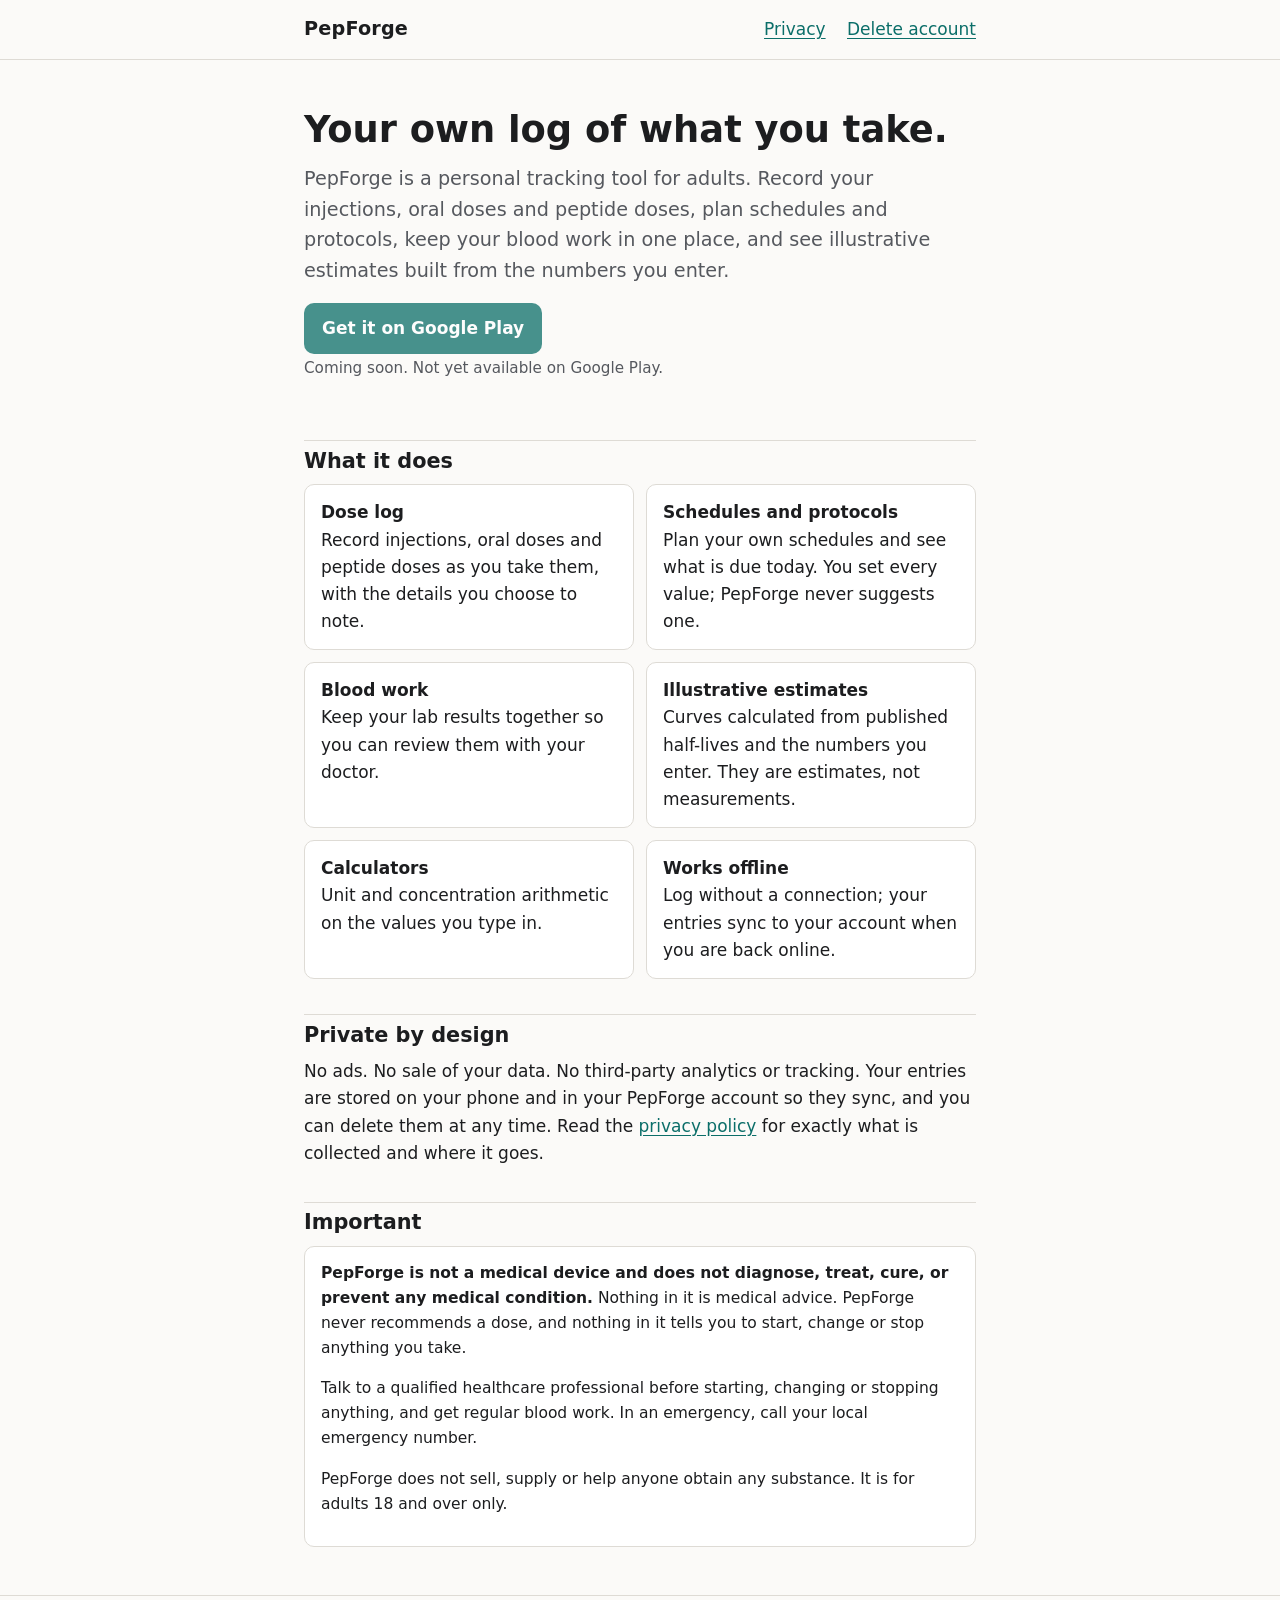
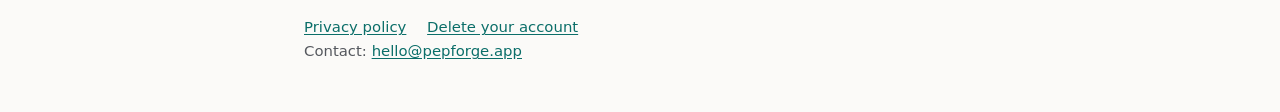
<file: index.html>
<!doctype html>
<html lang="en">
<head>
  <meta charset="utf-8">
  <meta name="viewport" content="width=device-width, initial-scale=1">
  <title>PepForge</title>
  <meta name="description" content="PepForge is a private, adults-only personal log for the doses you take, your schedules, your blood work and illustrative level estimates. Not medical advice.">
  <meta name="color-scheme" content="light dark">
  <link rel="stylesheet" href="style.css">
</head>
<body>
  <a class="skip" href="#main">Skip to content</a>
  <header class="site">
    <div class="wrap">
      <a class="brand" href="./">PepForge</a>
      <nav class="site" aria-label="Site">
        <a href="privacy.html">Privacy</a>
        <a href="delete-account.html">Delete account</a>
      </nav>
    </div>
  </header>

  <main id="main">
    <div class="wrap">
      <section class="hero">
        <h1>Your own log of what you take.</h1>
        <p class="lede">PepForge is a personal tracking tool for adults. Record your injections, oral doses and peptide doses, plan schedules and protocols, keep your blood work in one place, and see illustrative estimates built from the numbers you enter.</p>
        <p>
          <a class="button" role="link" aria-disabled="true">Get it on Google Play</a>
          <br><span class="meta">Coming soon. Not yet available on Google Play.</span>
        </p>
      </section>

      <h2>What it does</h2>
      <ul class="features">
        <li><strong>Dose log</strong>Record injections, oral doses and peptide doses as you take them, with the details you choose to note.</li>
        <li><strong>Schedules and protocols</strong>Plan your own schedules and see what is due today. You set every value; PepForge never suggests one.</li>
        <li><strong>Blood work</strong>Keep your lab results together so you can review them with your doctor.</li>
        <li><strong>Illustrative estimates</strong>Curves calculated from published half-lives and the numbers you enter. They are estimates, not measurements.</li>
        <li><strong>Calculators</strong>Unit and concentration arithmetic on the values you type in.</li>
        <li><strong>Works offline</strong>Log without a connection; your entries sync to your account when you are back online.</li>
      </ul>

      <h2>Private by design</h2>
      <p>No ads. No sale of your data. No third-party analytics or tracking. Your entries are stored on your phone and in your PepForge account so they sync, and you can delete them at any time. Read the <a href="privacy.html">privacy policy</a> for exactly what is collected and where it goes.</p>

      <h2>Important</h2>
      <div class="disclaimer">
        <p><strong>PepForge is not a medical device and does not diagnose, treat, cure, or prevent any medical condition.</strong> Nothing in it is medical advice. PepForge never recommends a dose, and nothing in it tells you to start, change or stop anything you take.</p>
        <p>Talk to a qualified healthcare professional before starting, changing or stopping anything, and get regular blood work. In an emergency, call your local emergency number.</p>
        <p>PepForge does not sell, supply or help anyone obtain any substance. It is for adults 18 and over only.</p>
      </div>
    </div>
  </main>

  <footer class="site">
    <div class="wrap">
      <a href="privacy.html">Privacy policy</a>
      <a href="delete-account.html">Delete your account</a>
      <p>Contact: <a href="mailto:hello@pepforge.app">hello@pepforge.app</a></p>
    </div>
  </footer>
</body>
</html>
</file>
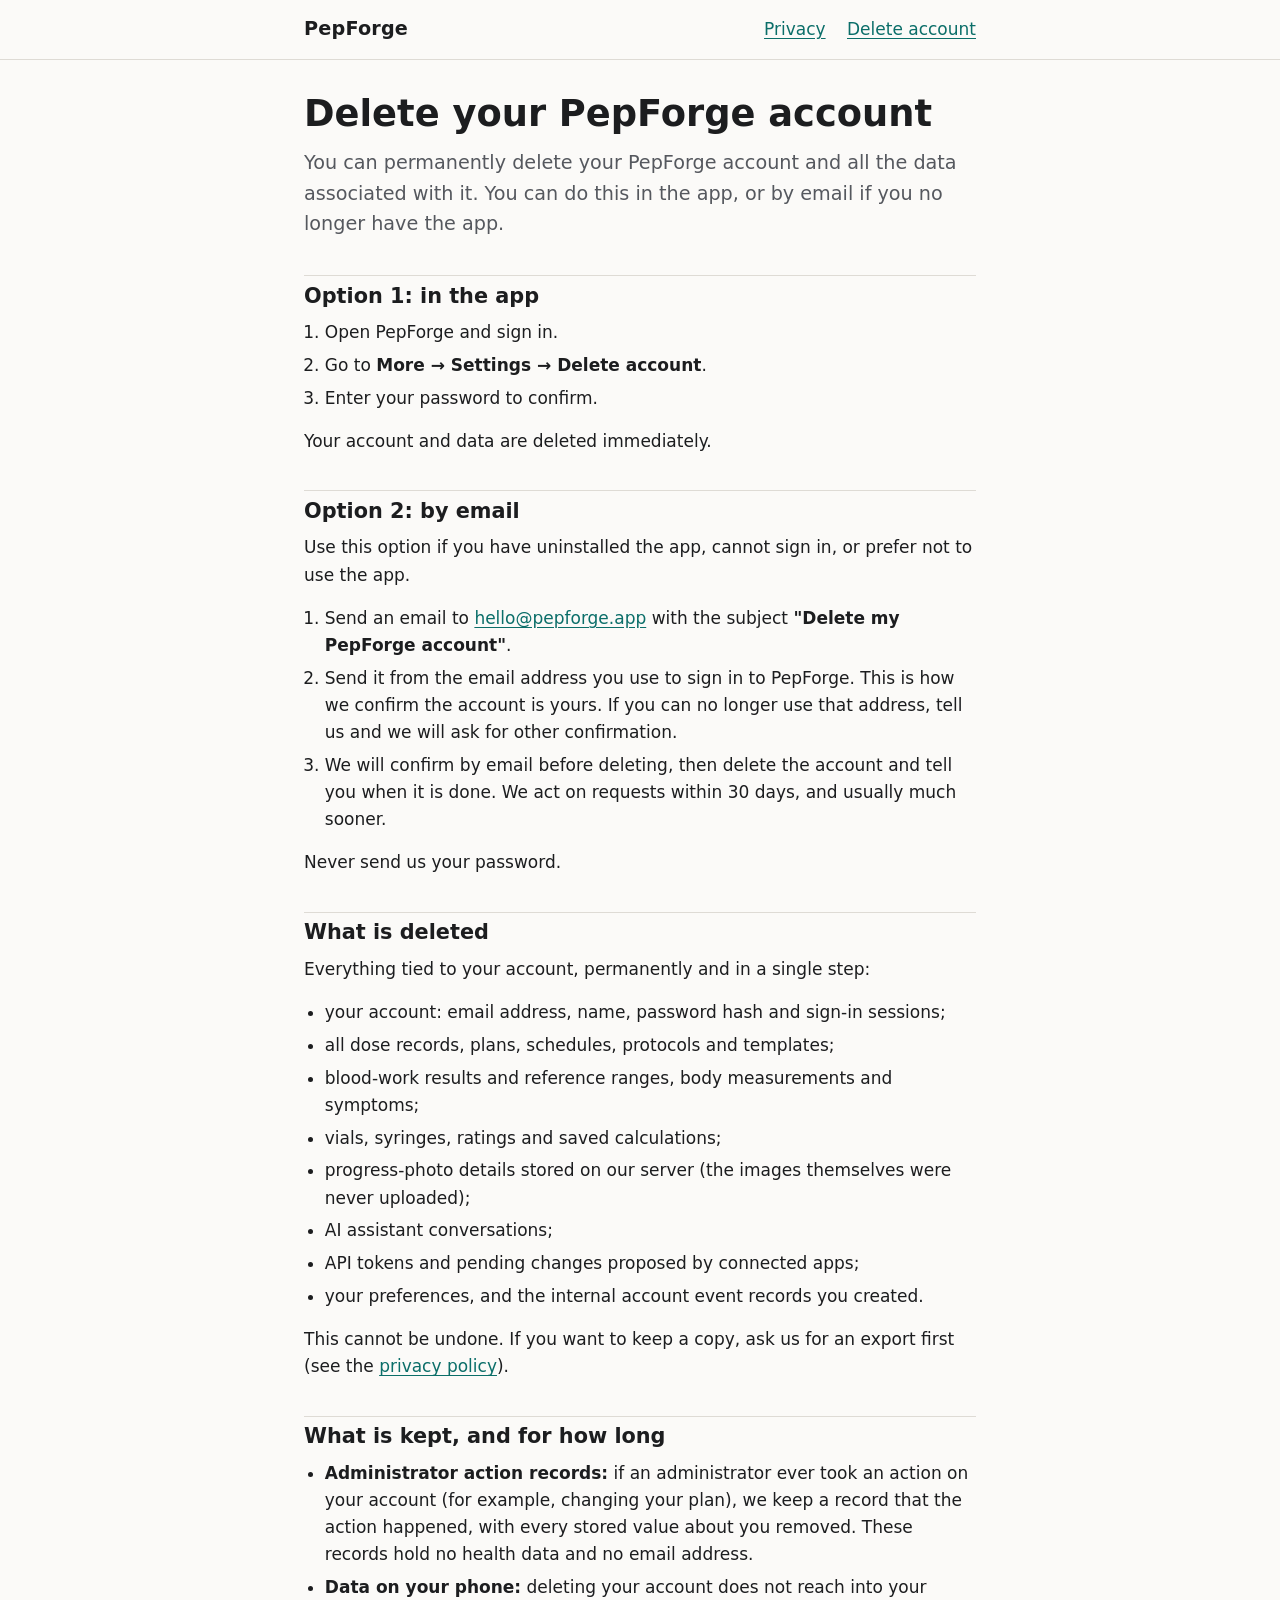
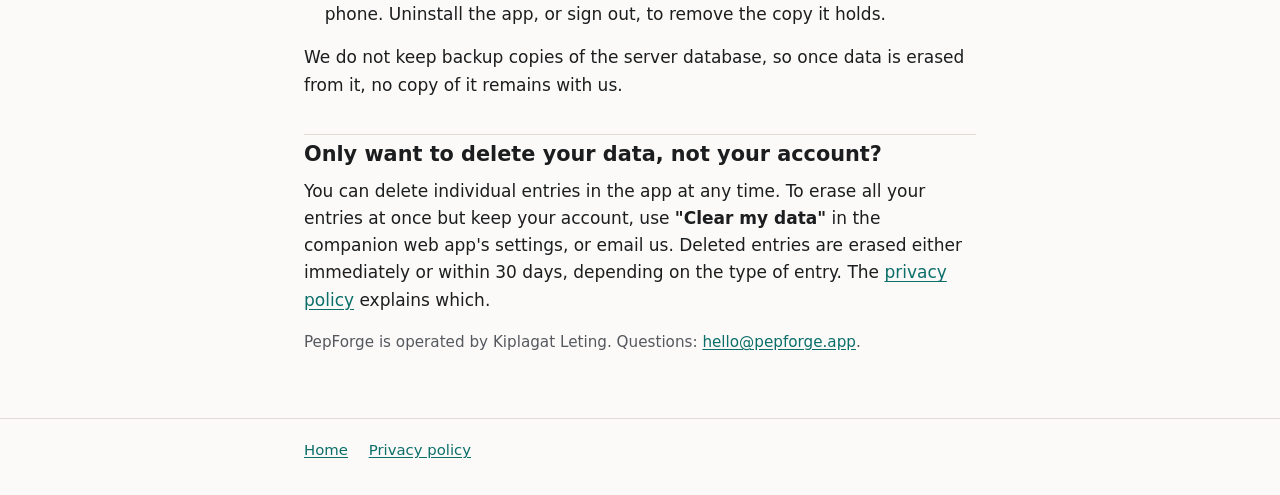
<file: delete-account.html>
<!doctype html>
<html lang="en">
<head>
  <meta charset="utf-8">
  <meta name="viewport" content="width=device-width, initial-scale=1">
  <title>Delete PepForge Account</title>
  <meta name="description" content="How to delete your PepForge account and data, in the app or by email, and what is deleted.">
  <meta name="color-scheme" content="light dark">
  <link rel="stylesheet" href="style.css">
</head>
<body>
  <a class="skip" href="#main">Skip to content</a>
  <header class="site">
    <div class="wrap">
      <a class="brand" href="./">PepForge</a>
      <nav class="site" aria-label="Site">
        <a href="privacy.html">Privacy</a>
        <a href="delete-account.html" aria-current="page">Delete account</a>
      </nav>
    </div>
  </header>

  <main id="main">
    <div class="wrap">
      <h1>Delete your PepForge account</h1>
      <p class="lede">You can permanently delete your PepForge account and all the data associated with it. You can do this in the app, or by email if you no longer have the app.</p>

      <h2>Option 1: in the app</h2>
      <ol>
        <li>Open PepForge and sign in.</li>
        <li>Go to <strong>More &rarr; Settings &rarr; Delete account</strong>.</li>
        <li>Enter your password to confirm.</li>
      </ol>
      <p>Your account and data are deleted immediately.</p>

      <h2>Option 2: by email</h2>
      <p>Use this option if you have uninstalled the app, cannot sign in, or prefer not to use the app.</p>
      <ol>
        <li>Send an email to <a href="mailto:hello@pepforge.app?subject=Delete%20my%20PepForge%20account">hello@pepforge.app</a> with the subject <strong>"Delete my PepForge account"</strong>.</li>
        <li>Send it from the email address you use to sign in to PepForge. This is how we confirm the account is yours. If you can no longer use that address, tell us and we will ask for other confirmation.</li>
        <li>We will confirm by email before deleting, then delete the account and tell you when it is done. We act on requests within 30 days, and usually much sooner.</li>
      </ol>
      <p>Never send us your password.</p>

      <h2>What is deleted</h2>
      <p>Everything tied to your account, permanently and in a single step:</p>
      <ul>
        <li>your account: email address, name, password hash and sign-in sessions;</li>
        <li>all dose records, plans, schedules, protocols and templates;</li>
        <li>blood-work results and reference ranges, body measurements and symptoms;</li>
        <li>vials, syringes, ratings and saved calculations;</li>
        <li>progress-photo details stored on our server (the images themselves were never uploaded);</li>
        <li>AI assistant conversations;</li>
        <li>API tokens and pending changes proposed by connected apps;</li>
        <li>your preferences, and the internal account event records you created.</li>
      </ul>
      <p>This cannot be undone. If you want to keep a copy, ask us for an export first (see the <a href="privacy.html#rights">privacy policy</a>).</p>

      <h2>What is kept, and for how long</h2>
      <ul>
        <li><strong>Administrator action records:</strong> if an administrator ever took an action on your account (for example, changing your plan), we keep a record that the action happened, with every stored value about you removed. These records hold no health data and no email address.</li>
        <li><strong>Data on your phone:</strong> deleting your account does not reach into your phone. Uninstall the app, or sign out, to remove the copy it holds.</li>
      </ul>
      <p>We do not keep backup copies of the server database, so once data is erased from it, no copy of it remains with us.</p>

      <h2>Only want to delete your data, not your account?</h2>
      <p>You can delete individual entries in the app at any time. To erase all your entries at once but keep your account, use <strong>"Clear my data"</strong> in the companion web app's settings, or email us. Deleted entries are erased either immediately or within 30 days, depending on the type of entry. The <a href="privacy.html#retention">privacy policy</a> explains which.</p>

      <p class="meta">PepForge is operated by Kiplagat Leting. Questions: <a href="mailto:hello@pepforge.app">hello@pepforge.app</a>.</p>
    </div>
  </main>

  <footer class="site">
    <div class="wrap">
      <a href="./">Home</a>
      <a href="privacy.html">Privacy policy</a>
    </div>
  </footer>
</body>
</html>
</file>
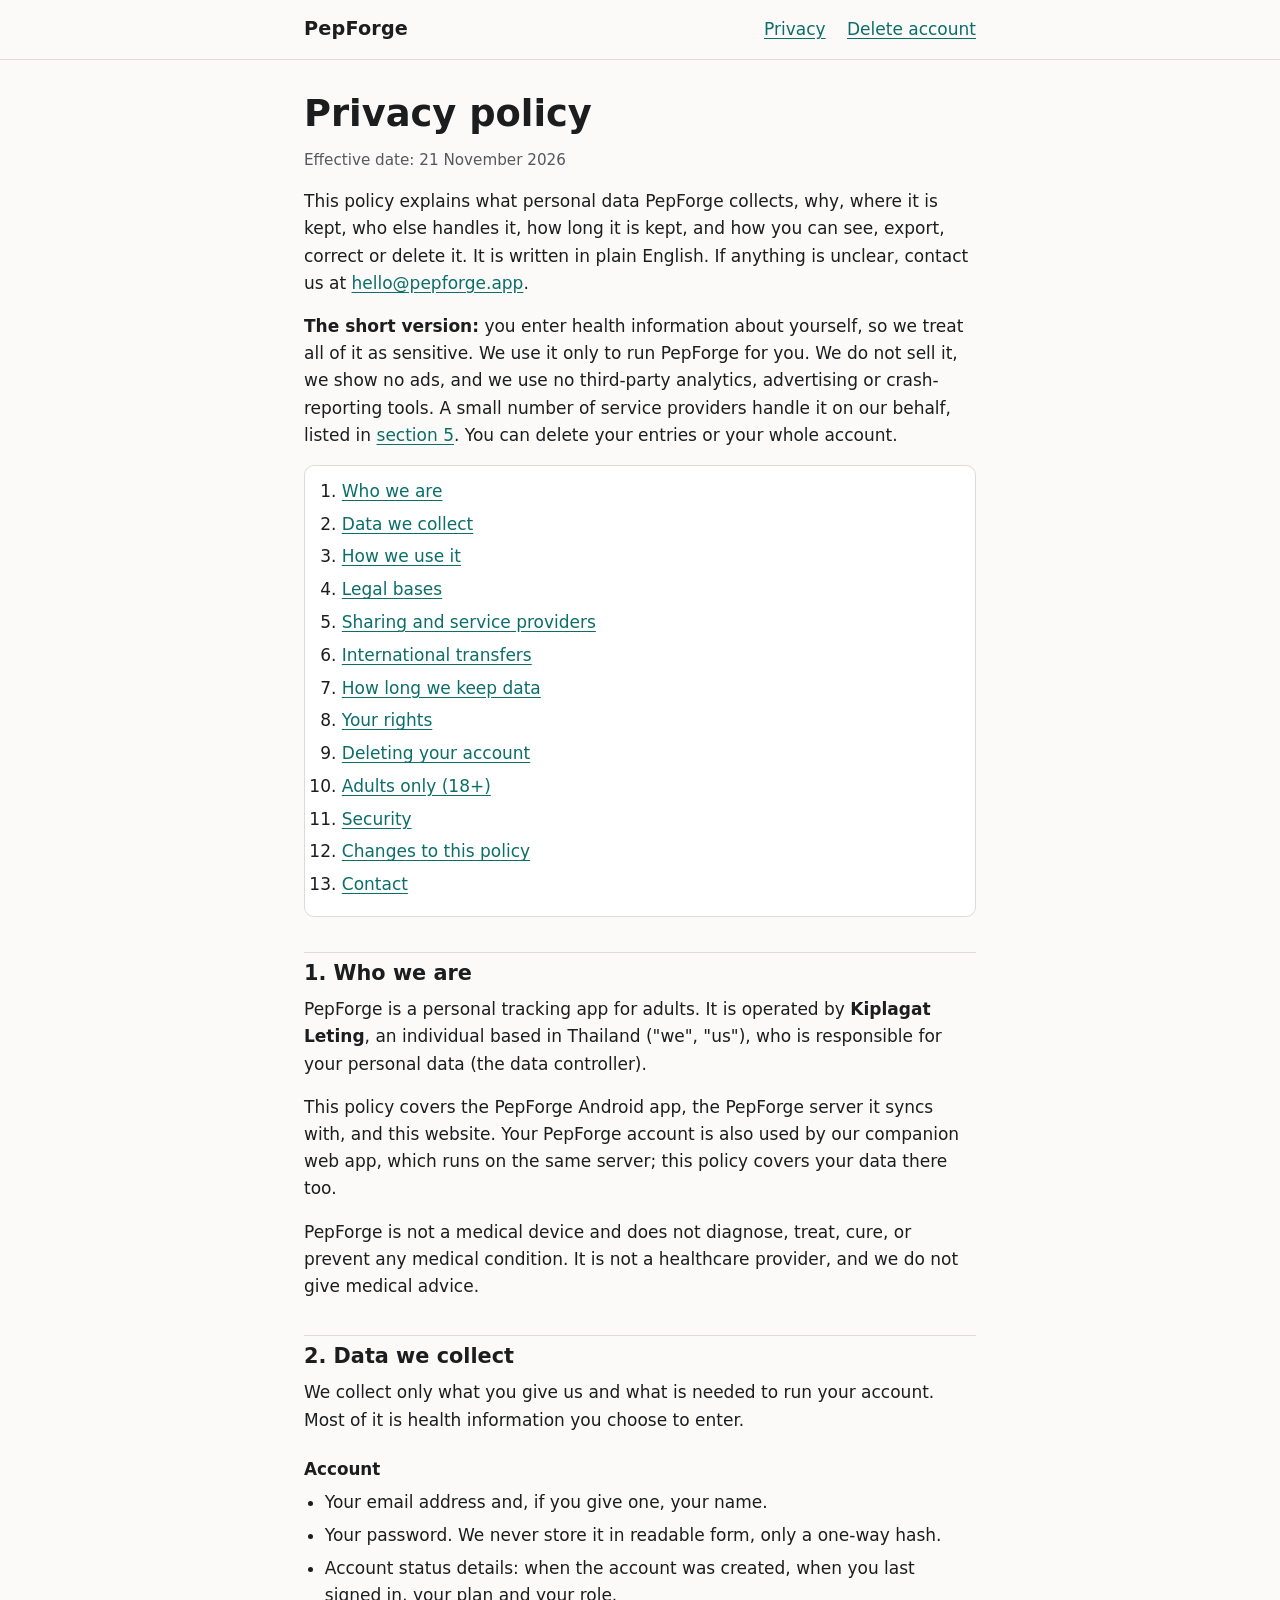
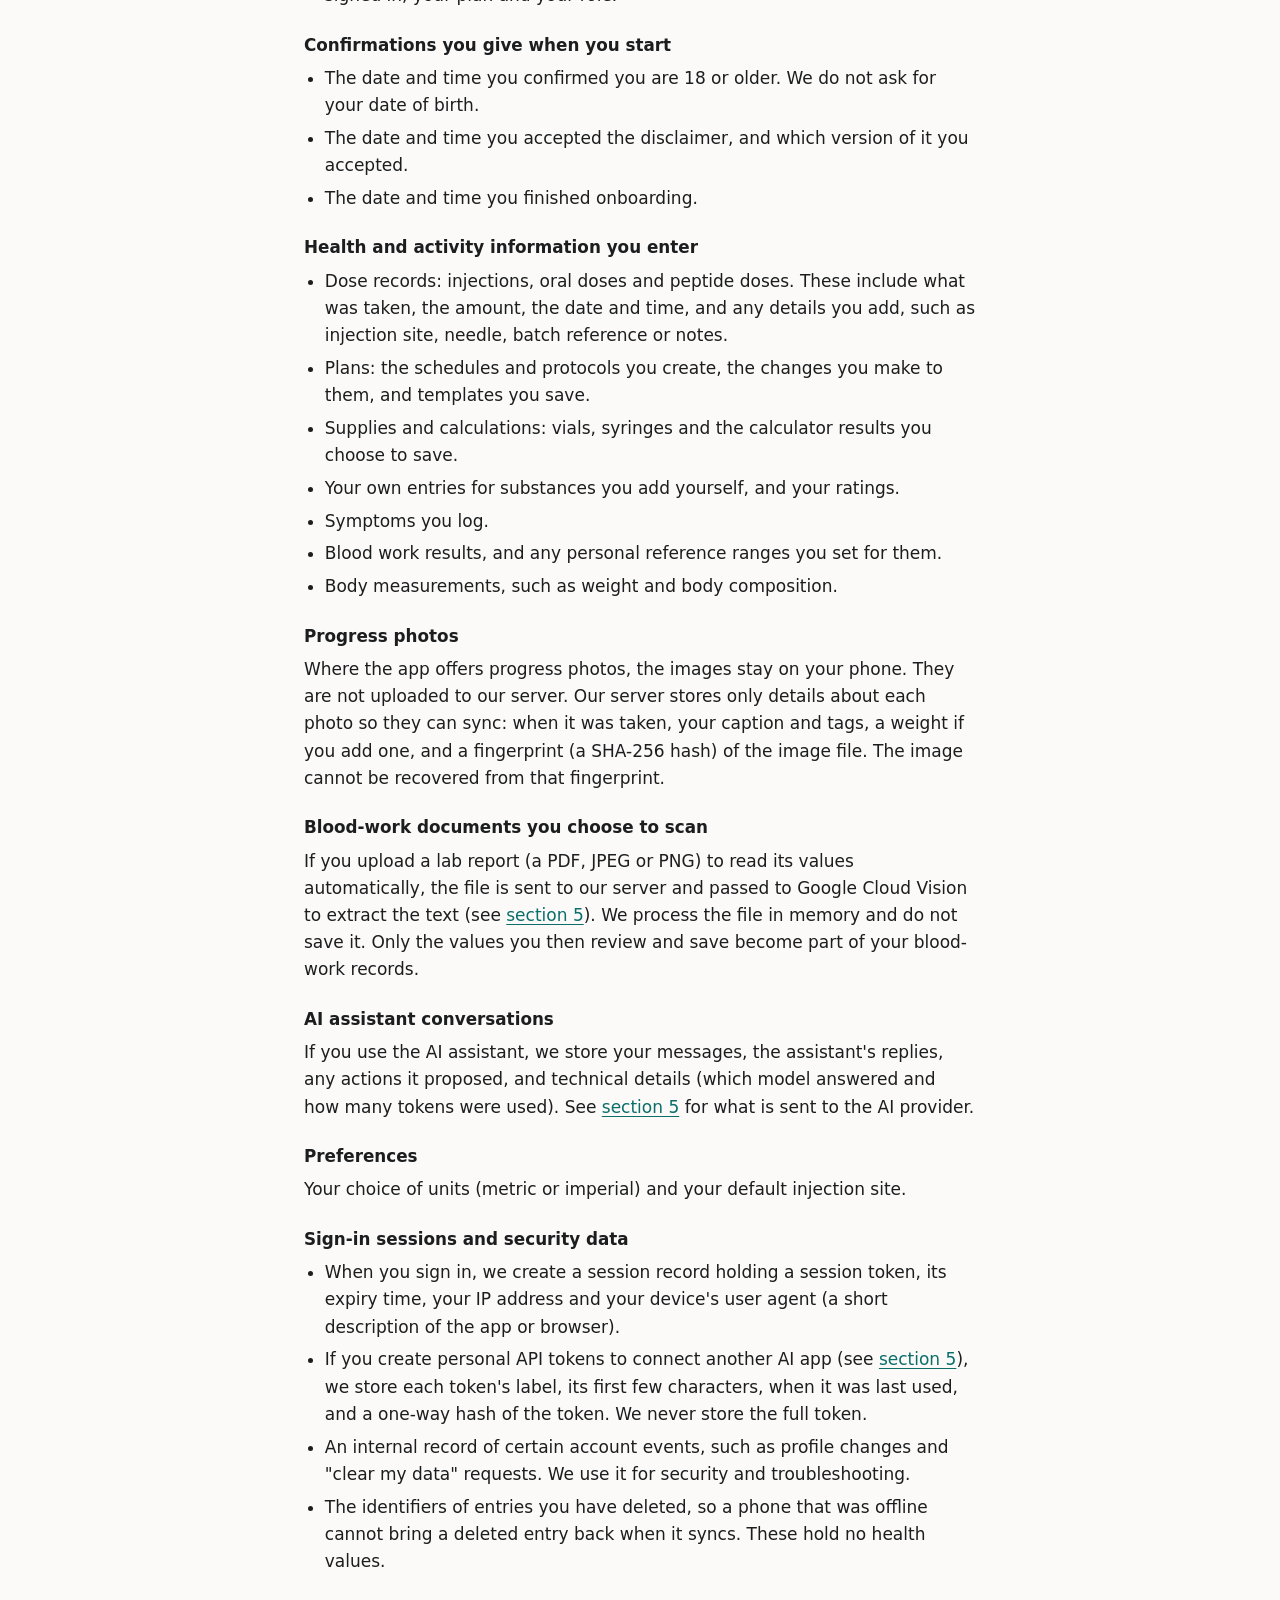
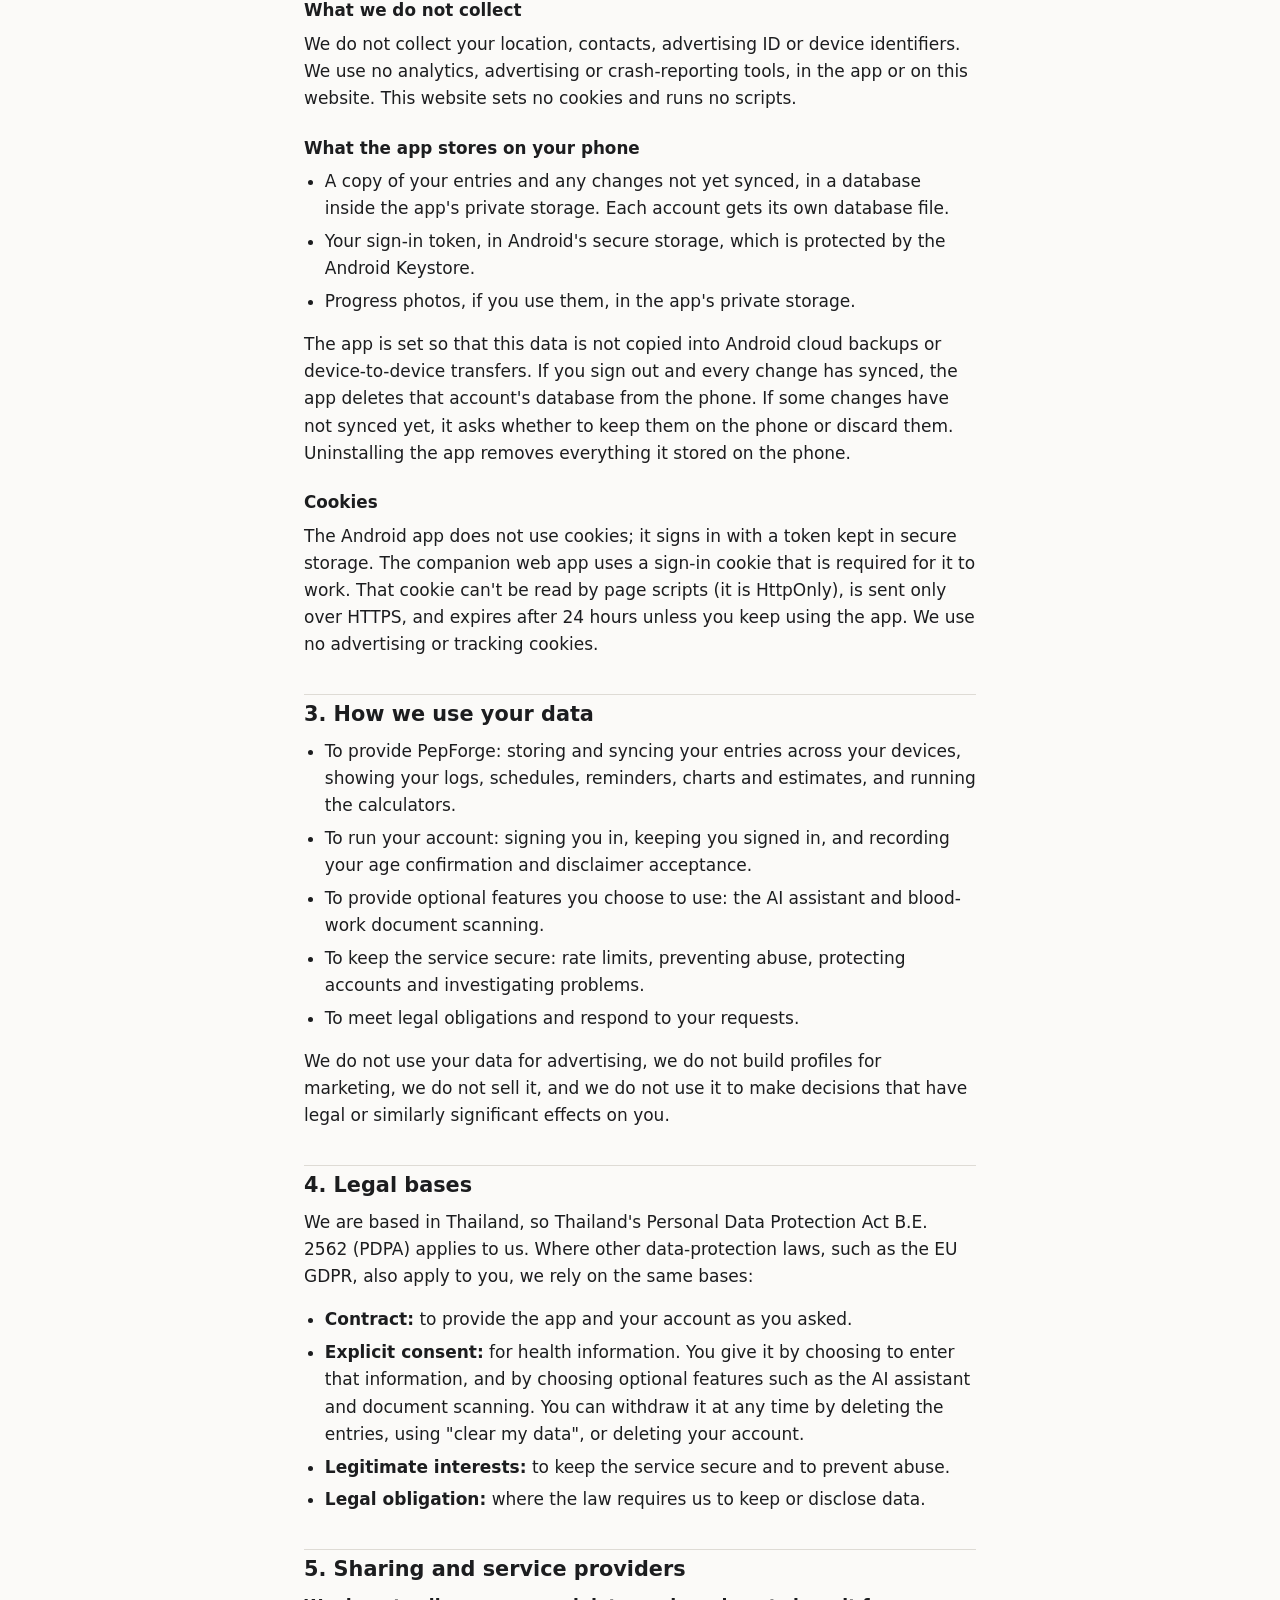
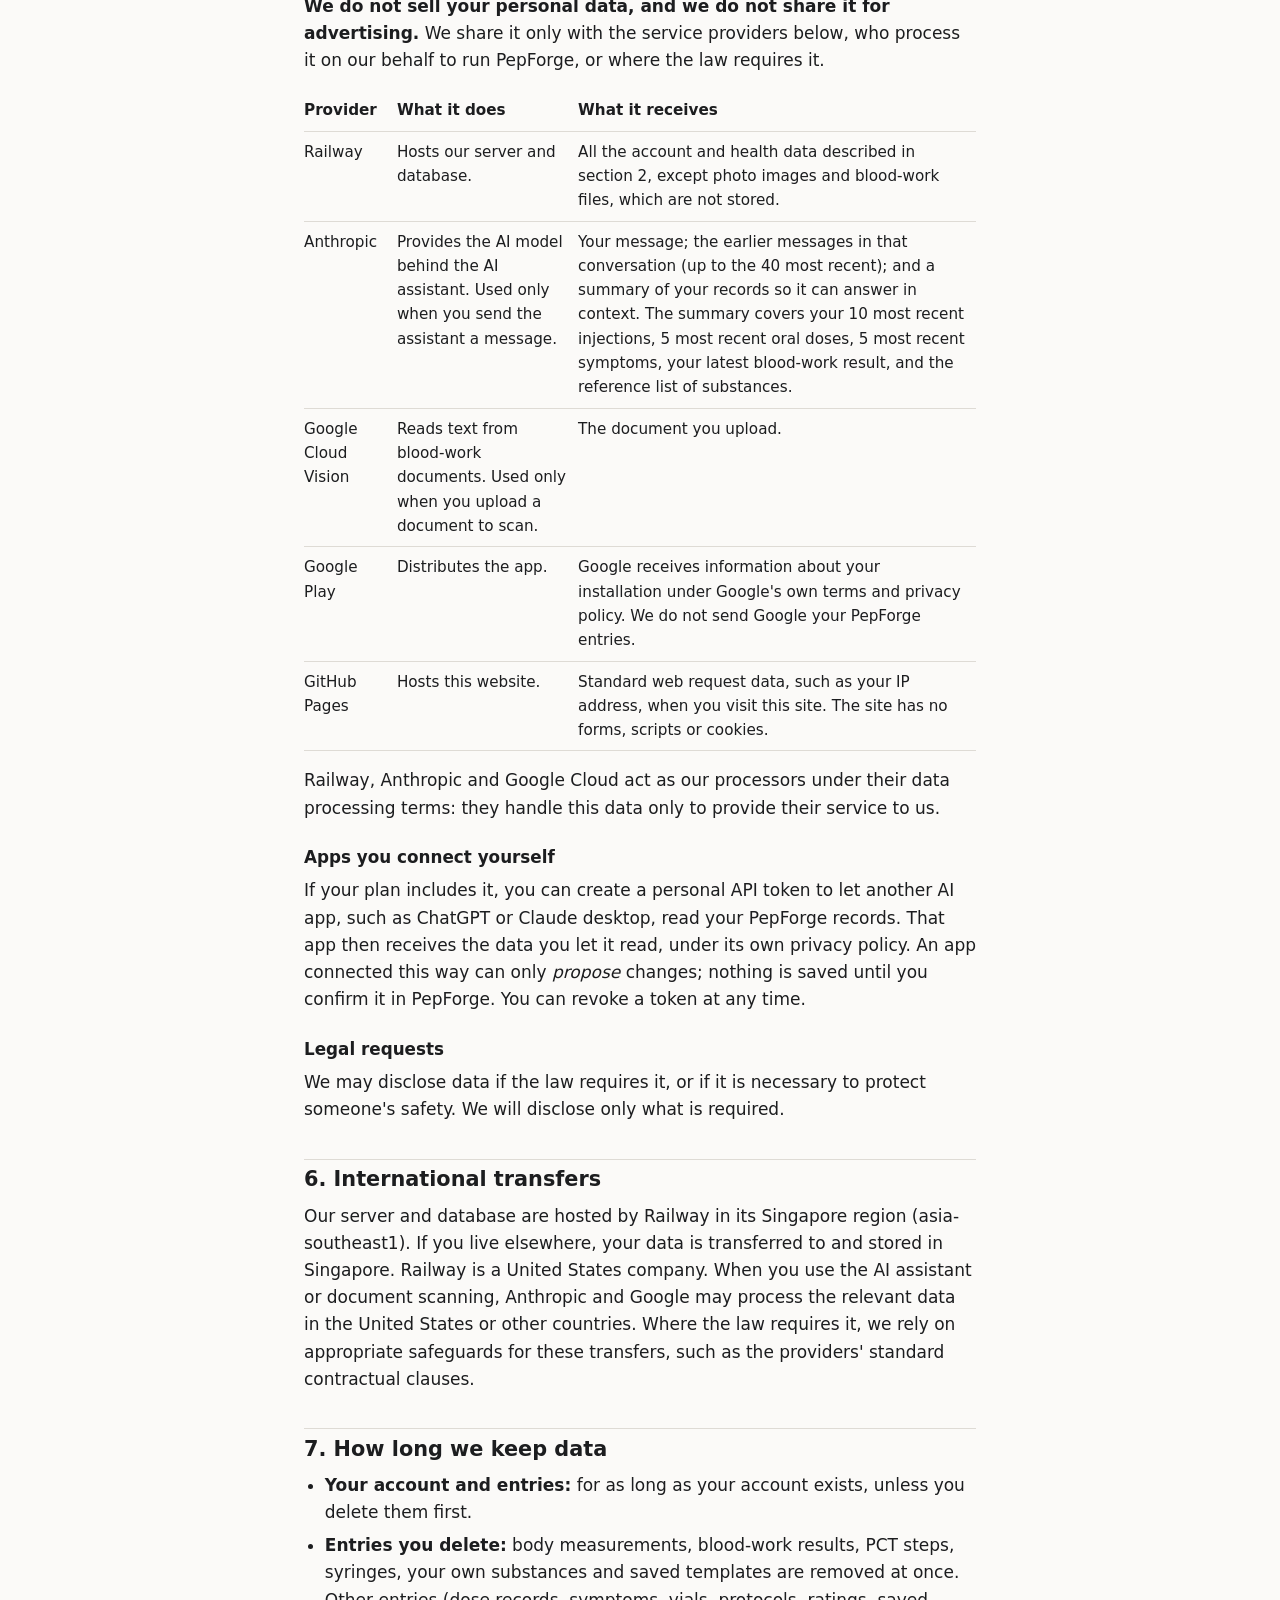
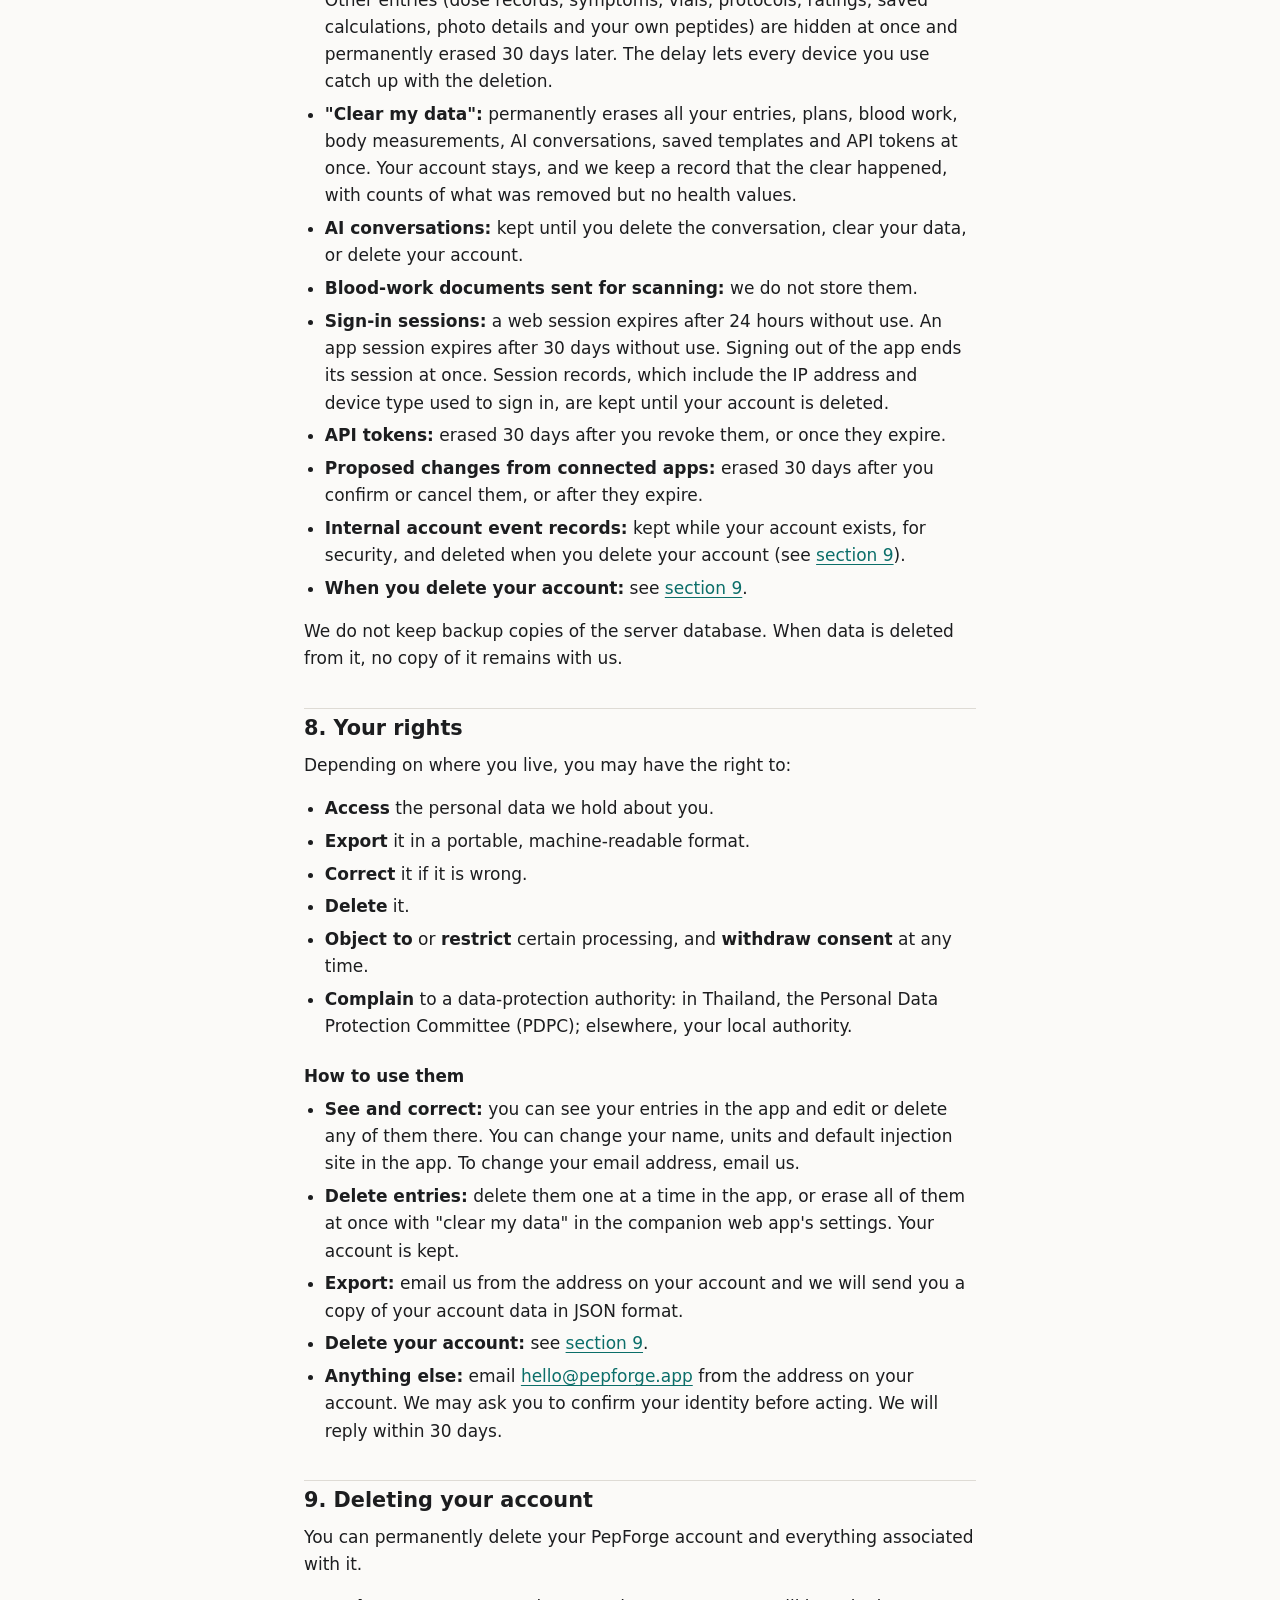
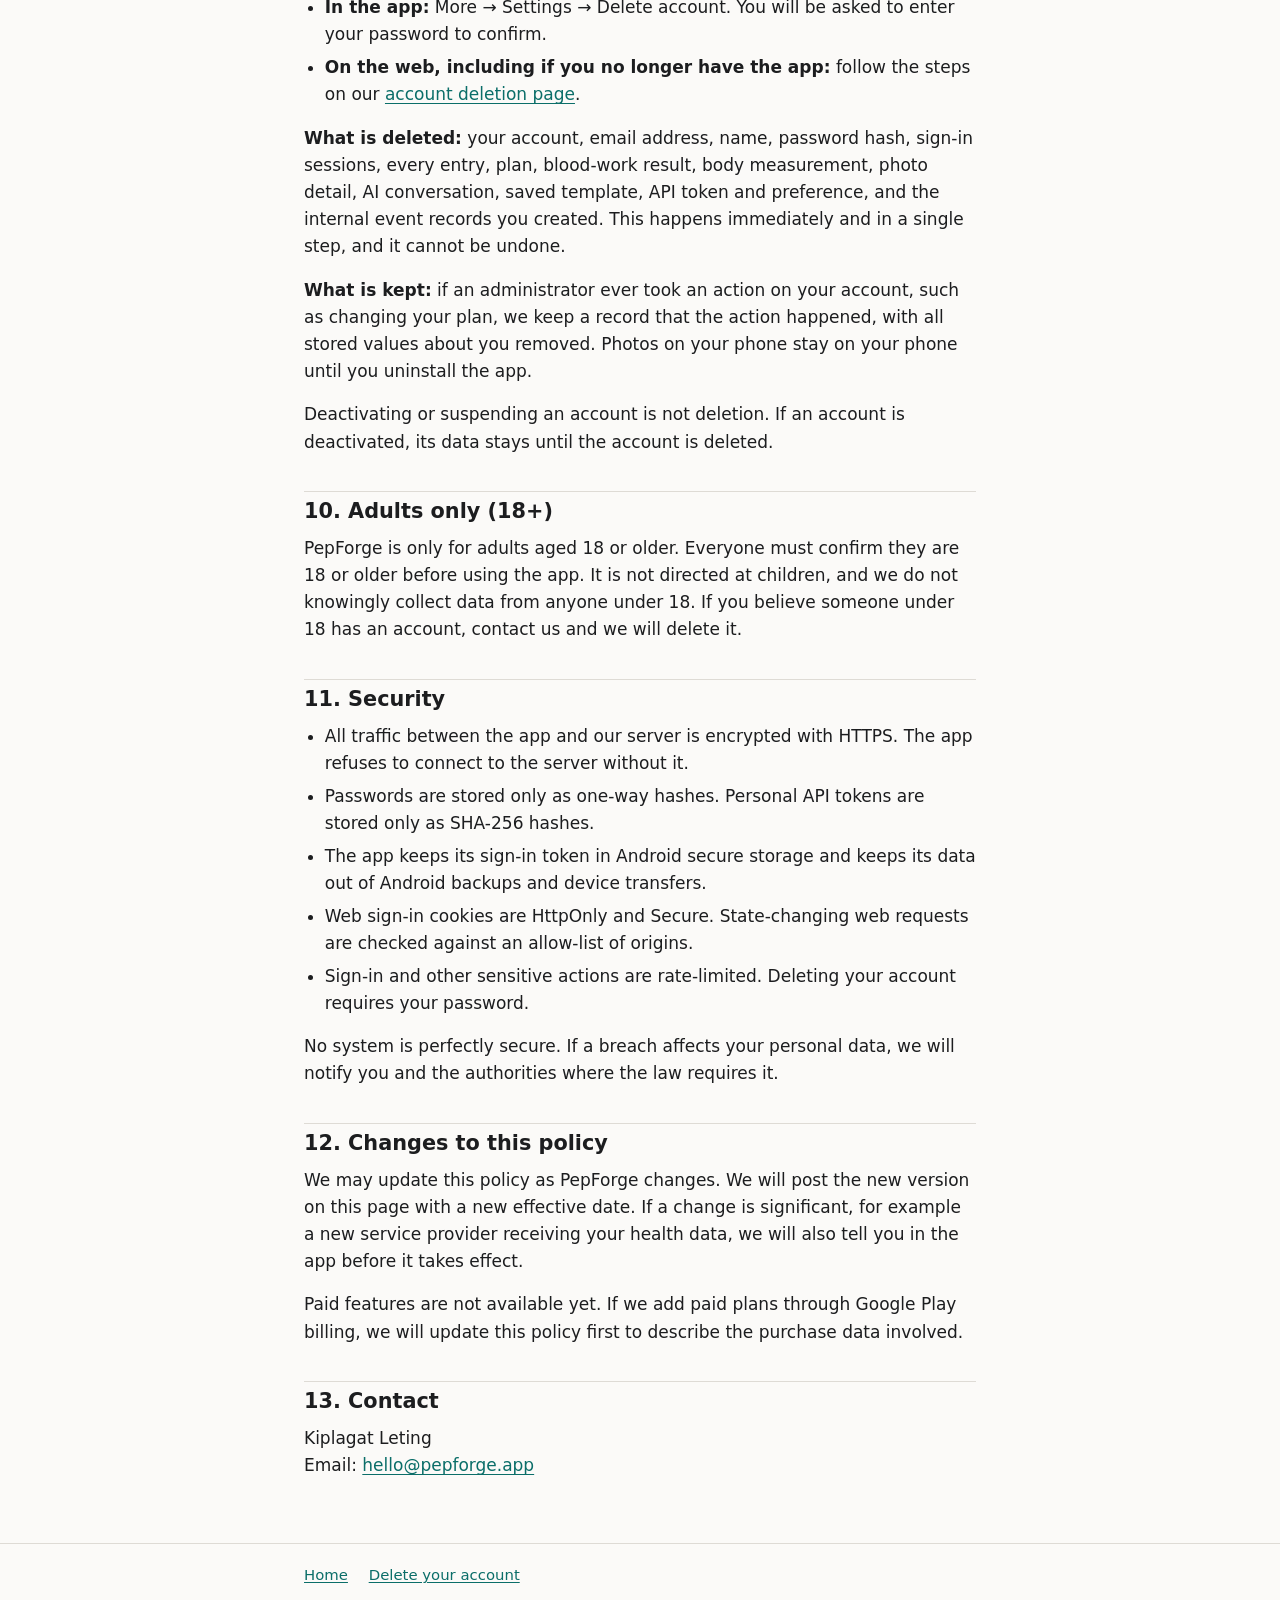
<file: privacy.html>
<!doctype html>
<html lang="en">
<head>
  <meta charset="utf-8">
  <meta name="viewport" content="width=device-width, initial-scale=1">
  <title>PepForge Privacy Policy</title>
  <meta name="description" content="How PepForge collects, uses, stores, shares and deletes your personal data.">
  <meta name="color-scheme" content="light dark">
  <link rel="stylesheet" href="style.css">
</head>
<body>
  <a class="skip" href="#main">Skip to content</a>
  <header class="site">
    <div class="wrap">
      <a class="brand" href="./">PepForge</a>
      <nav class="site" aria-label="Site">
        <a href="privacy.html" aria-current="page">Privacy</a>
        <a href="delete-account.html">Delete account</a>
      </nav>
    </div>
  </header>

  <main id="main">
    <div class="wrap">
      <h1>Privacy policy</h1>
      <p class="meta">Effective date: 21 November 2026</p>
      <p>This policy explains what personal data PepForge collects, why, where it is kept, who else handles it, how long it is kept, and how you can see, export, correct or delete it. It is written in plain English. If anything is unclear, contact us at <a href="mailto:hello@pepforge.app">hello@pepforge.app</a>.</p>
      <p><strong>The short version:</strong> you enter health information about yourself, so we treat all of it as sensitive. We use it only to run PepForge for you. We do not sell it, we show no ads, and we use no third-party analytics, advertising or crash-reporting tools. A small number of service providers handle it on our behalf, listed in <a href="#sharing">section 5</a>. You can delete your entries or your whole account.</p>

      <nav class="toc" aria-label="Contents">
        <ol>
          <li><a href="#who">Who we are</a></li>
          <li><a href="#collect">Data we collect</a></li>
          <li><a href="#use">How we use it</a></li>
          <li><a href="#bases">Legal bases</a></li>
          <li><a href="#sharing">Sharing and service providers</a></li>
          <li><a href="#transfers">International transfers</a></li>
          <li><a href="#retention">How long we keep data</a></li>
          <li><a href="#rights">Your rights</a></li>
          <li><a href="#deletion">Deleting your account</a></li>
          <li><a href="#children">Adults only (18+)</a></li>
          <li><a href="#security">Security</a></li>
          <li><a href="#changes">Changes to this policy</a></li>
          <li><a href="#contact">Contact</a></li>
        </ol>
      </nav>

      <h2 id="who">1. Who we are</h2>
      <p>PepForge is a personal tracking app for adults. It is operated by <strong>Kiplagat Leting</strong>, an individual based in Thailand ("we", "us"), who is responsible for your personal data (the data controller).</p>
      <p>This policy covers the PepForge Android app, the PepForge server it syncs with, and this website. Your PepForge account is also used by our companion web app, which runs on the same server; this policy covers your data there too.</p>
      <p>PepForge is not a medical device and does not diagnose, treat, cure, or prevent any medical condition. It is not a healthcare provider, and we do not give medical advice.</p>

      <h2 id="collect">2. Data we collect</h2>
      <p>We collect only what you give us and what is needed to run your account. Most of it is health information you choose to enter.</p>

      <h3>Account</h3>
      <ul>
        <li>Your email address and, if you give one, your name.</li>
        <li>Your password. We never store it in readable form, only a one-way hash.</li>
        <li>Account status details: when the account was created, when you last signed in, your plan and your role.</li>
      </ul>

      <h3>Confirmations you give when you start</h3>
      <ul>
        <li>The date and time you confirmed you are 18 or older. We do not ask for your date of birth.</li>
        <li>The date and time you accepted the disclaimer, and which version of it you accepted.</li>
        <li>The date and time you finished onboarding.</li>
      </ul>

      <h3>Health and activity information you enter</h3>
      <ul>
        <li>Dose records: injections, oral doses and peptide doses. These include what was taken, the amount, the date and time, and any details you add, such as injection site, needle, batch reference or notes.</li>
        <li>Plans: the schedules and protocols you create, the changes you make to them, and templates you save.</li>
        <li>Supplies and calculations: vials, syringes and the calculator results you choose to save.</li>
        <li>Your own entries for substances you add yourself, and your ratings.</li>
        <li>Symptoms you log.</li>
        <li>Blood work results, and any personal reference ranges you set for them.</li>
        <li>Body measurements, such as weight and body composition.</li>
      </ul>

      <h3>Progress photos</h3>
      <p>Where the app offers progress photos, the images stay on your phone. They are not uploaded to our server. Our server stores only details about each photo so they can sync: when it was taken, your caption and tags, a weight if you add one, and a fingerprint (a SHA-256 hash) of the image file. The image cannot be recovered from that fingerprint.</p>

      <h3>Blood-work documents you choose to scan</h3>
      <p>If you upload a lab report (a PDF, JPEG or PNG) to read its values automatically, the file is sent to our server and passed to Google Cloud Vision to extract the text (see <a href="#sharing">section 5</a>). We process the file in memory and do not save it. Only the values you then review and save become part of your blood-work records.</p>

      <h3>AI assistant conversations</h3>
      <p>If you use the AI assistant, we store your messages, the assistant's replies, any actions it proposed, and technical details (which model answered and how many tokens were used). See <a href="#sharing">section 5</a> for what is sent to the AI provider.</p>

      <h3>Preferences</h3>
      <p>Your choice of units (metric or imperial) and your default injection site.</p>

      <h3>Sign-in sessions and security data</h3>
      <ul>
        <li>When you sign in, we create a session record holding a session token, its expiry time, your IP address and your device's user agent (a short description of the app or browser).</li>
        <li>If you create personal API tokens to connect another AI app (see <a href="#sharing">section 5</a>), we store each token's label, its first few characters, when it was last used, and a one-way hash of the token. We never store the full token.</li>
        <li>An internal record of certain account events, such as profile changes and "clear my data" requests. We use it for security and troubleshooting.</li>
        <li>The identifiers of entries you have deleted, so a phone that was offline cannot bring a deleted entry back when it syncs. These hold no health values.</li>
      </ul>

      <h3>What we do not collect</h3>
      <p>We do not collect your location, contacts, advertising ID or device identifiers. We use no analytics, advertising or crash-reporting tools, in the app or on this website. This website sets no cookies and runs no scripts.</p>

      <h3>What the app stores on your phone</h3>
      <ul>
        <li>A copy of your entries and any changes not yet synced, in a database inside the app's private storage. Each account gets its own database file.</li>
        <li>Your sign-in token, in Android's secure storage, which is protected by the Android Keystore.</li>
        <li>Progress photos, if you use them, in the app's private storage.</li>
      </ul>
      <p>The app is set so that this data is not copied into Android cloud backups or device-to-device transfers. If you sign out and every change has synced, the app deletes that account's database from the phone. If some changes have not synced yet, it asks whether to keep them on the phone or discard them. Uninstalling the app removes everything it stored on the phone.</p>

      <h3>Cookies</h3>
      <p>The Android app does not use cookies; it signs in with a token kept in secure storage. The companion web app uses a sign-in cookie that is required for it to work. That cookie can't be read by page scripts (it is HttpOnly), is sent only over HTTPS, and expires after 24 hours unless you keep using the app. We use no advertising or tracking cookies.</p>

      <h2 id="use">3. How we use your data</h2>
      <ul>
        <li>To provide PepForge: storing and syncing your entries across your devices, showing your logs, schedules, reminders, charts and estimates, and running the calculators.</li>
        <li>To run your account: signing you in, keeping you signed in, and recording your age confirmation and disclaimer acceptance.</li>
        <li>To provide optional features you choose to use: the AI assistant and blood-work document scanning.</li>
        <li>To keep the service secure: rate limits, preventing abuse, protecting accounts and investigating problems.</li>
        <li>To meet legal obligations and respond to your requests.</li>
      </ul>
      <p>We do not use your data for advertising, we do not build profiles for marketing, we do not sell it, and we do not use it to make decisions that have legal or similarly significant effects on you.</p>

      <h2 id="bases">4. Legal bases</h2>
      <p>We are based in Thailand, so Thailand's Personal Data Protection Act B.E. 2562 (PDPA) applies to us. Where other data-protection laws, such as the EU GDPR, also apply to you, we rely on the same bases:</p>
      <ul>
        <li><strong>Contract:</strong> to provide the app and your account as you asked.</li>
        <li><strong>Explicit consent:</strong> for health information. You give it by choosing to enter that information, and by choosing optional features such as the AI assistant and document scanning. You can withdraw it at any time by deleting the entries, using "clear my data", or deleting your account.</li>
        <li><strong>Legitimate interests:</strong> to keep the service secure and to prevent abuse.</li>
        <li><strong>Legal obligation:</strong> where the law requires us to keep or disclose data.</li>
      </ul>

      <h2 id="sharing">5. Sharing and service providers</h2>
      <p><strong>We do not sell your personal data, and we do not share it for advertising.</strong> We share it only with the service providers below, who process it on our behalf to run PepForge, or where the law requires it.</p>
      <div class="table-scroll">
        <table>
          <thead>
            <tr><th scope="col">Provider</th><th scope="col">What it does</th><th scope="col">What it receives</th></tr>
          </thead>
          <tbody>
            <tr>
              <td>Railway</td>
              <td>Hosts our server and database.</td>
              <td>All the account and health data described in section 2, except photo images and blood-work files, which are not stored.</td>
            </tr>
            <tr>
              <td>Anthropic</td>
              <td>Provides the AI model behind the AI assistant. Used only when you send the assistant a message.</td>
              <td>Your message; the earlier messages in that conversation (up to the 40 most recent); and a summary of your records so it can answer in context. The summary covers your 10 most recent injections, 5 most recent oral doses, 5 most recent symptoms, your latest blood-work result, and the reference list of substances.</td>
            </tr>
            <tr>
              <td>Google Cloud Vision</td>
              <td>Reads text from blood-work documents. Used only when you upload a document to scan.</td>
              <td>The document you upload.</td>
            </tr>
            <tr>
              <td>Google Play</td>
              <td>Distributes the app.</td>
              <td>Google receives information about your installation under Google's own terms and privacy policy. We do not send Google your PepForge entries.</td>
            </tr>
            <tr>
              <td>GitHub Pages</td>
              <td>Hosts this website.</td>
              <td>Standard web request data, such as your IP address, when you visit this site. The site has no forms, scripts or cookies.</td>
            </tr>
          </tbody>
        </table>
      </div>
      <p>Railway, Anthropic and Google Cloud act as our processors under their data processing terms: they handle this data only to provide their service to us.</p>

      <h3>Apps you connect yourself</h3>
      <p>If your plan includes it, you can create a personal API token to let another AI app, such as ChatGPT or Claude desktop, read your PepForge records. That app then receives the data you let it read, under its own privacy policy. An app connected this way can only <em>propose</em> changes; nothing is saved until you confirm it in PepForge. You can revoke a token at any time.</p>

      <h3>Legal requests</h3>
      <p>We may disclose data if the law requires it, or if it is necessary to protect someone's safety. We will disclose only what is required.</p>

      <h2 id="transfers">6. International transfers</h2>
      <p>Our server and database are hosted by Railway in its Singapore region (asia-southeast1). If you live elsewhere, your data is transferred to and stored in Singapore. Railway is a United States company. When you use the AI assistant or document scanning, Anthropic and Google may process the relevant data in the United States or other countries. Where the law requires it, we rely on appropriate safeguards for these transfers, such as the providers' standard contractual clauses.</p>

      <h2 id="retention">7. How long we keep data</h2>
      <ul>
        <li><strong>Your account and entries:</strong> for as long as your account exists, unless you delete them first.</li>
        <li><strong>Entries you delete:</strong> body measurements, blood-work results, PCT steps, syringes, your own substances and saved templates are removed at once. Other entries (dose records, symptoms, vials, protocols, ratings, saved calculations, photo details and your own peptides) are hidden at once and permanently erased 30 days later. The delay lets every device you use catch up with the deletion.</li>
        <li><strong>"Clear my data":</strong> permanently erases all your entries, plans, blood work, body measurements, AI conversations, saved templates and API tokens at once. Your account stays, and we keep a record that the clear happened, with counts of what was removed but no health values.</li>
        <li><strong>AI conversations:</strong> kept until you delete the conversation, clear your data, or delete your account.</li>
        <li><strong>Blood-work documents sent for scanning:</strong> we do not store them.</li>
        <li><strong>Sign-in sessions:</strong> a web session expires after 24 hours without use. An app session expires after 30 days without use. Signing out of the app ends its session at once. Session records, which include the IP address and device type used to sign in, are kept until your account is deleted.</li>
        <li><strong>API tokens:</strong> erased 30 days after you revoke them, or once they expire.</li>
        <li><strong>Proposed changes from connected apps:</strong> erased 30 days after you confirm or cancel them, or after they expire.</li>
        <li><strong>Internal account event records:</strong> kept while your account exists, for security, and deleted when you delete your account (see <a href="#deletion">section 9</a>).</li>
        <li><strong>When you delete your account:</strong> see <a href="#deletion">section 9</a>.</li>
      </ul>
      <p>We do not keep backup copies of the server database. When data is deleted from it, no copy of it remains with us.</p>

      <h2 id="rights">8. Your rights</h2>
      <p>Depending on where you live, you may have the right to:</p>
      <ul>
        <li><strong>Access</strong> the personal data we hold about you.</li>
        <li><strong>Export</strong> it in a portable, machine-readable format.</li>
        <li><strong>Correct</strong> it if it is wrong.</li>
        <li><strong>Delete</strong> it.</li>
        <li><strong>Object to</strong> or <strong>restrict</strong> certain processing, and <strong>withdraw consent</strong> at any time.</li>
        <li><strong>Complain</strong> to a data-protection authority: in Thailand, the Personal Data Protection Committee (PDPC); elsewhere, your local authority.</li>
      </ul>
      <h3>How to use them</h3>
      <ul>
        <li><strong>See and correct:</strong> you can see your entries in the app and edit or delete any of them there. You can change your name, units and default injection site in the app. To change your email address, email us.</li>
        <li><strong>Delete entries:</strong> delete them one at a time in the app, or erase all of them at once with "clear my data" in the companion web app's settings. Your account is kept.</li>
        <li><strong>Export:</strong> email us from the address on your account and we will send you a copy of your account data in JSON format.</li>
        <li><strong>Delete your account:</strong> see <a href="#deletion">section 9</a>.</li>
        <li><strong>Anything else:</strong> email <a href="mailto:hello@pepforge.app">hello@pepforge.app</a> from the address on your account. We may ask you to confirm your identity before acting. We will reply within 30 days.</li>
      </ul>

      <h2 id="deletion">9. Deleting your account</h2>
      <p>You can permanently delete your PepForge account and everything associated with it.</p>
      <ul>
        <li><strong>In the app:</strong> More &rarr; Settings &rarr; Delete account. You will be asked to enter your password to confirm.</li>
        <li><strong>On the web, including if you no longer have the app:</strong> follow the steps on our <a href="delete-account.html">account deletion page</a>.</li>
      </ul>
      <p><strong>What is deleted:</strong> your account, email address, name, password hash, sign-in sessions, every entry, plan, blood-work result, body measurement, photo detail, AI conversation, saved template, API token and preference, and the internal event records you created. This happens immediately and in a single step, and it cannot be undone.</p>
      <p><strong>What is kept:</strong> if an administrator ever took an action on your account, such as changing your plan, we keep a record that the action happened, with all stored values about you removed. Photos on your phone stay on your phone until you uninstall the app.</p>
      <p>Deactivating or suspending an account is not deletion. If an account is deactivated, its data stays until the account is deleted.</p>

      <h2 id="children">10. Adults only (18+)</h2>
      <p>PepForge is only for adults aged 18 or older. Everyone must confirm they are 18 or older before using the app. It is not directed at children, and we do not knowingly collect data from anyone under 18. If you believe someone under 18 has an account, contact us and we will delete it.</p>

      <h2 id="security">11. Security</h2>
      <ul>
        <li>All traffic between the app and our server is encrypted with HTTPS. The app refuses to connect to the server without it.</li>
        <li>Passwords are stored only as one-way hashes. Personal API tokens are stored only as SHA-256 hashes.</li>
        <li>The app keeps its sign-in token in Android secure storage and keeps its data out of Android backups and device transfers.</li>
        <li>Web sign-in cookies are HttpOnly and Secure. State-changing web requests are checked against an allow-list of origins.</li>
        <li>Sign-in and other sensitive actions are rate-limited. Deleting your account requires your password.</li>
      </ul>
      <p>No system is perfectly secure. If a breach affects your personal data, we will notify you and the authorities where the law requires it.</p>

      <h2 id="changes">12. Changes to this policy</h2>
      <p>We may update this policy as PepForge changes. We will post the new version on this page with a new effective date. If a change is significant, for example a new service provider receiving your health data, we will also tell you in the app before it takes effect.</p>
      <p>Paid features are not available yet. If we add paid plans through Google Play billing, we will update this policy first to describe the purchase data involved.</p>

      <h2 id="contact">13. Contact</h2>
      <p>Kiplagat Leting<br>Email: <a href="mailto:hello@pepforge.app">hello@pepforge.app</a></p>
    </div>
  </main>

  <footer class="site">
    <div class="wrap">
      <a href="./">Home</a>
      <a href="delete-account.html">Delete your account</a>
    </div>
  </footer>
</body>
</html>
</file>
<file: style.css>
/* PepForge site. No external fonts, scripts or trackers. Light and dark follow the device. */
:root {
  --bg: #fbfaf8;
  --surface: #ffffff;
  --text: #1c1d1f;
  --muted: #55585e;
  --border: #dedbd5;
  --accent: #0b6e69;
  --accent-text: #ffffff;
  --note-bg: #fff6e0;
  --note-border: #e0b44c;
  --focus: #1a5fd0;
  color-scheme: light dark;
}
@media (prefers-color-scheme: dark) {
  :root {
    --bg: #121416;
    --surface: #1b1e21;
    --text: #e9e7e3;
    --muted: #a9adb3;
    --border: #33373c;
    --accent: #4fc2b9;
    --accent-text: #0d1615;
    --note-bg: #2a2416;
    --note-border: #9c7a2c;
    --focus: #8ab4ff;
  }
}

*, *::before, *::after { box-sizing: border-box; }
html { -webkit-text-size-adjust: 100%; }
body {
  margin: 0;
  background: var(--bg);
  color: var(--text);
  font-family: system-ui, -apple-system, "Segoe UI", Roboto, "Helvetica Neue", Arial, sans-serif;
  font-size: 1.0625rem;
  line-height: 1.6;
}
.wrap { max-width: 44rem; margin: 0 auto; padding: 0 16px; }

a { color: var(--accent); text-underline-offset: 0.15em; }
a:focus-visible, .button:focus-visible { outline: 3px solid var(--focus); outline-offset: 2px; border-radius: 4px; }

.skip { position: absolute; left: -999px; top: 0; }
.skip:focus { left: 16px; top: 8px; background: var(--surface); padding: 8px 12px; z-index: 10; }

header.site { border-bottom: 1px solid var(--border); }
header.site .wrap { display: flex; align-items: center; justify-content: space-between; gap: 12px; padding-top: 14px; padding-bottom: 14px; flex-wrap: wrap; }
.brand { font-weight: 700; font-size: 1.2rem; color: var(--text); text-decoration: none; letter-spacing: 0.01em; }
nav.site a { margin-left: 16px; }
nav.site a:first-child { margin-left: 0; }

main { padding: 32px 0 48px; }
h1 { font-size: 1.9rem; line-height: 1.2; margin: 0 0 12px; }
h2 { font-size: 1.3rem; line-height: 1.3; margin: 2.2rem 0 0.6rem; padding-top: 0.4rem; border-top: 1px solid var(--border); }
h3 { font-size: 1.05rem; margin: 1.4rem 0 0.4rem; }
p, ul, ol { margin: 0 0 1rem; }
ul, ol { padding-left: 1.3rem; }
li { margin-bottom: 0.35rem; }
.lede { font-size: 1.2rem; color: var(--muted); }
.meta { color: var(--muted); font-size: 0.95rem; }

.hero { padding: 16px 0 8px; }
.features { list-style: none; padding: 0; display: grid; gap: 12px; }
.features li { background: var(--surface); border: 1px solid var(--border); border-radius: 10px; padding: 14px 16px; margin: 0; }
.features strong { display: block; }

.button {
  display: inline-block; padding: 12px 18px; border-radius: 10px;
  background: var(--accent); color: var(--accent-text); text-decoration: none; font-weight: 600;
}
.button[aria-disabled="true"] { opacity: 0.75; cursor: default; }

.note { background: var(--note-bg); border: 1px solid var(--note-border); border-radius: 10px; padding: 12px 16px; margin: 1rem 0; }
.disclaimer { background: var(--surface); border: 1px solid var(--border); border-radius: 10px; padding: 14px 16px; font-size: 0.97rem; }

.table-scroll { overflow-x: auto; margin: 0 0 1rem; }
table { border-collapse: collapse; width: 100%; font-size: 0.95rem; }
th, td { text-align: left; vertical-align: top; border-bottom: 1px solid var(--border); padding: 8px 10px 8px 0; }
th { font-weight: 600; }

.toc { background: var(--surface); border: 1px solid var(--border); border-radius: 10px; padding: 12px 16px; }
.toc ol { margin: 0; }

footer.site { border-top: 1px solid var(--border); padding: 20px 0 32px; color: var(--muted); font-size: 0.93rem; }
footer.site a { margin-right: 16px; }

@media (min-width: 640px) {
  h1 { font-size: 2.3rem; }
  .features { grid-template-columns: 1fr 1fr; }
}
</file>
